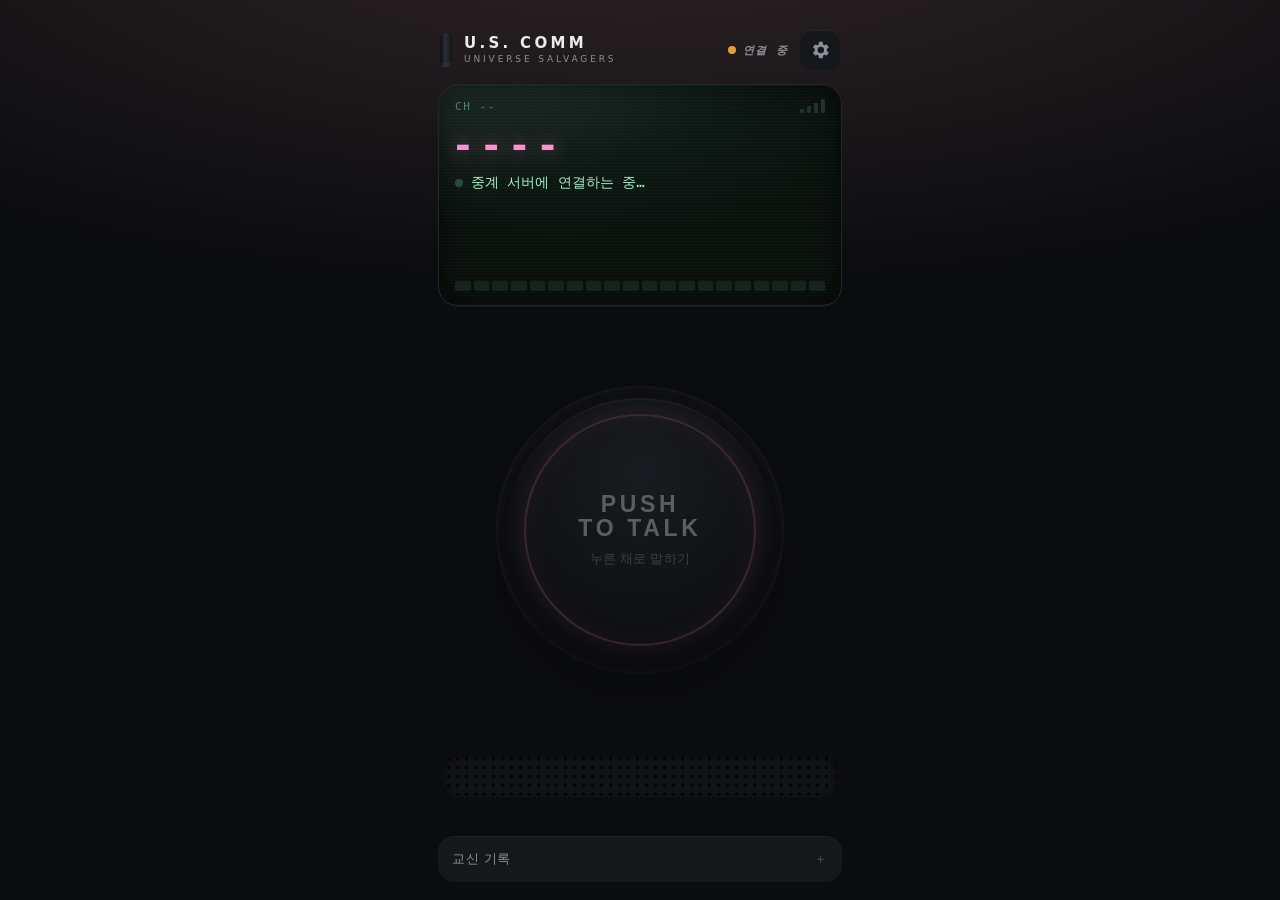
<file: index.html>
<!doctype html>
<html lang="ko">
<head>
<meta charset="utf-8">
<meta name="viewport" content="width=device-width,initial-scale=1,viewport-fit=cover,user-scalable=no">
<meta name="theme-color" content="#0b0c0f">
<meta name="apple-mobile-web-app-capable" content="yes">
<meta name="mobile-web-app-capable" content="yes">
<meta name="apple-mobile-web-app-status-bar-style" content="black-translucent">
<meta name="apple-mobile-web-app-title" content="U.S. 통신기">
<meta name="description" content="We, Our, Earth — U.S. 대원과 교신하는 무전기">
<link rel="manifest" href="manifest.webmanifest">
<link rel="icon" href="icon-192.png">
<link rel="apple-touch-icon" href="icon-192.png">
<title>U.S. 통신기</title>
<link rel="stylesheet" href="style.css">
</head>
<body class="talk">
<main class="radio">
  <header class="top">
    <span class="antenna" aria-hidden="true"></span>
    <div class="brand"><b>U.S. COMM</b><small>UNIVERSE SALVAGERS</small></div>
    <span class="link" id="link"><i></i><em id="linkText">연결 중</em></span>
    <a class="gear" href="settings.html" aria-label="설정">
      <svg viewBox="0 0 24 24" width="22" height="22" aria-hidden="true"><path fill="currentColor" d="M19.4 13a7.6 7.6 0 0 0 0-2l2.1-1.6-2-3.5-2.5 1a7.4 7.4 0 0 0-1.7-1L14.9 3h-4l-.4 2.9a7.4 7.4 0 0 0-1.7 1l-2.5-1-2 3.5L6.4 11a7.6 7.6 0 0 0 0 2l-2.1 1.6 2 3.5 2.5-1a7.4 7.4 0 0 0 1.7 1l.4 2.9h4l.4-2.9a7.4 7.4 0 0 0 1.7-1l2.5 1 2-3.5zM12.9 15.5a3.5 3.5 0 1 1 0-7 3.5 3.5 0 0 1 0 7z"/></svg>
    </a>
  </header>

  <section class="lcd" id="lcd">
    <div class="lcd-row">
      <span id="ch">CH --</span>
      <span class="sig" id="sig" aria-label="보드 신호"><i></i><i></i><i></i><i></i></span>
    </div>
    <div class="lcd-name"><span id="name">- - - -</span><small id="full"></small></div>
    <div class="lcd-status"><span class="dot" id="dot"></span><span id="status">중계 서버에 연결하는 중…</span><span class="timer" id="timer"></span></div>
    <div class="lcd-text" id="text"></div>
    <div class="meter" id="meter" aria-hidden="true"></div>
  </section>

  <section class="ptt-wrap">
    <button class="ptt" id="ptt" disabled aria-label="누르고 말하기">
      <span class="ptt-waves" aria-hidden="true"><i></i><i></i><i></i></span>
      <span class="ptt-face">
        <span class="ptt-label">PUSH<br>TO TALK</span>
        <span class="ptt-sub" id="pttSub">누른 채로 말하기</span>
      </span>
    </button>
  </section>

  <div class="grille" aria-hidden="true"></div>
  <p class="hint" id="hint"></p>

  <details class="logbox" id="logbox">
    <summary>교신 기록</summary>
    <div class="log" id="log"></div>
  </details>
</main>
<script src="config.js"></script>
<script src="mqtt-lite.js"></script>
<script src="app.js"></script>
<script src="talk.js"></script>
</body>
</html>
</file>
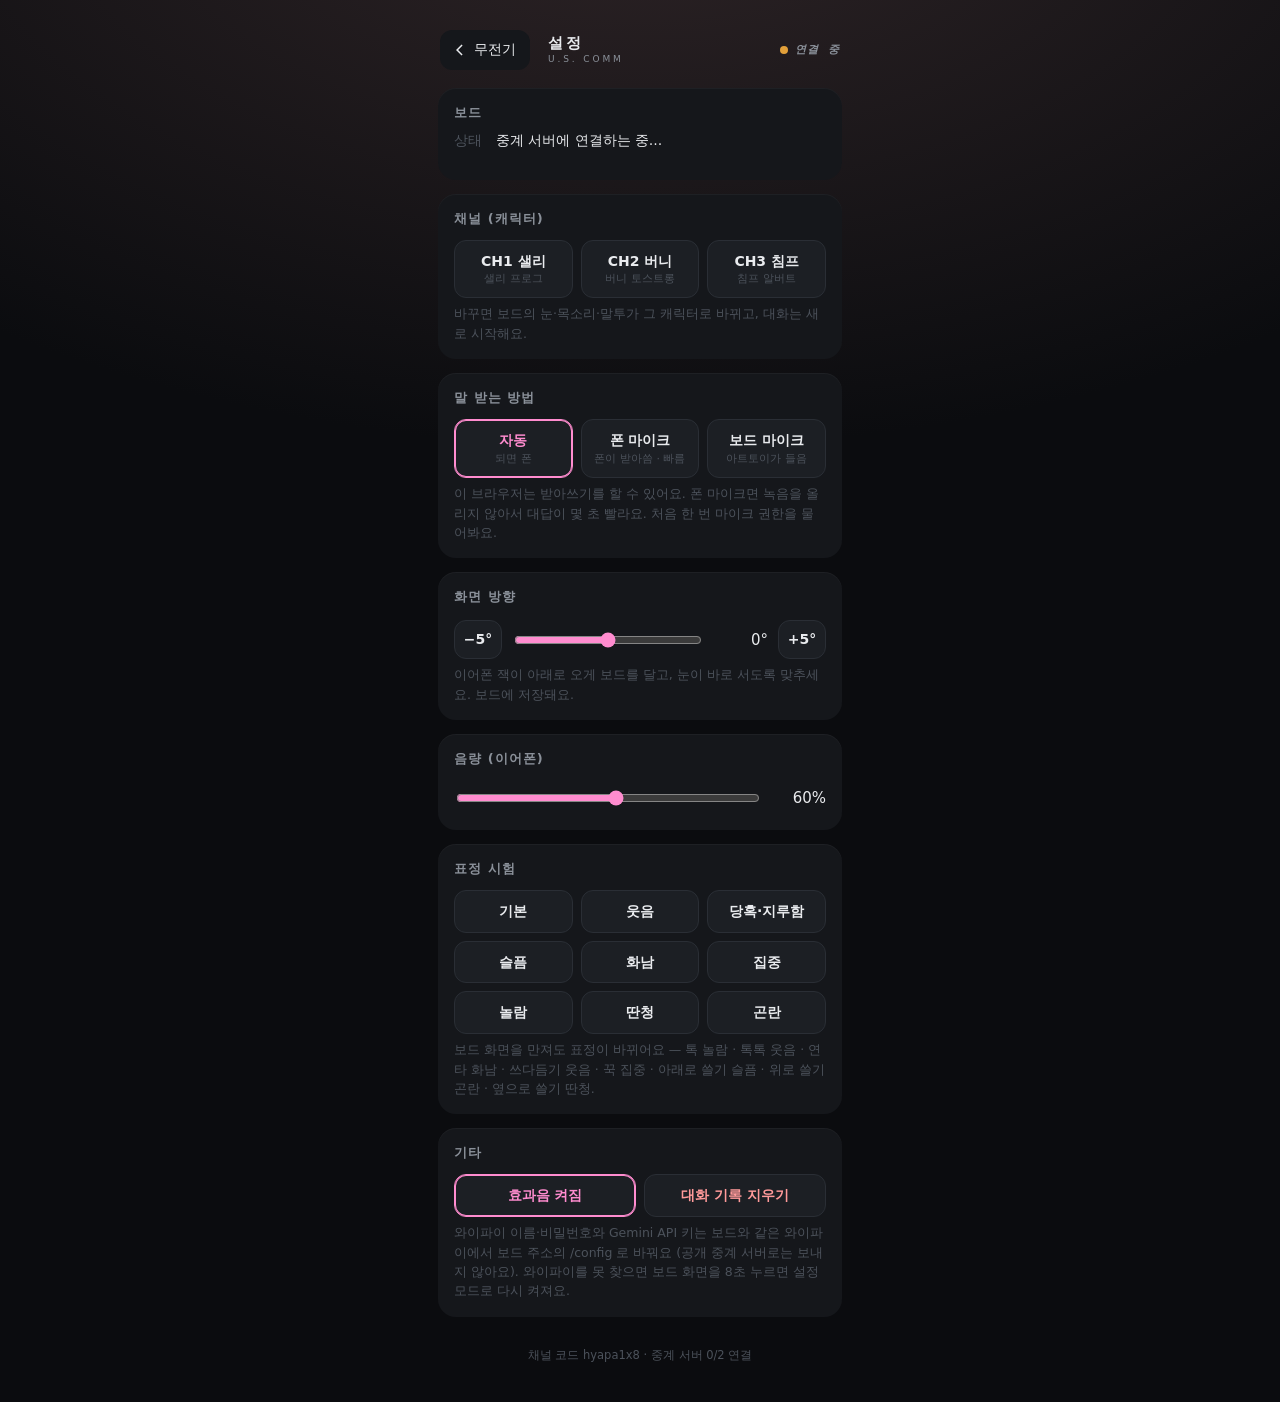
<file: settings.html>
<!doctype html>
<html lang="ko">
<head>
<meta charset="utf-8">
<meta name="viewport" content="width=device-width,initial-scale=1,viewport-fit=cover">
<meta name="theme-color" content="#0b0c0f">
<meta name="apple-mobile-web-app-capable" content="yes">
<meta name="mobile-web-app-capable" content="yes">
<meta name="apple-mobile-web-app-status-bar-style" content="black-translucent">
<link rel="manifest" href="manifest.webmanifest">
<link rel="icon" href="icon-192.png">
<link rel="apple-touch-icon" href="icon-192.png">
<title>U.S. 통신기 · 설정</title>
<link rel="stylesheet" href="style.css">
</head>
<body class="settings">
<main class="radio">
  <header class="top">
    <a class="back" href="./">
      <svg viewBox="0 0 24 24" width="18" height="18" aria-hidden="true"><path fill="currentColor" d="M15.4 4.6 8 12l7.4 7.4 1.4-1.4-6-6 6-6z"/></svg>무전기
    </a>
    <div class="brand" style="margin-left:6px"><b>설정</b><small>U.S. COMM</small></div>
    <span class="link" id="link"><i></i><em id="linkText">연결 중</em></span>
  </header>

  <section class="panel">
    <h2>보드</h2>
    <dl class="kv" id="board"><dt>상태</dt><dd>찾는 중…</dd></dl>
    <div class="devs" id="devs"></div>
  </section>

  <section class="panel">
    <h2>채널 (캐릭터)</h2>
    <div class="row" id="chars"></div>
    <p class="note">바꾸면 보드의 눈·목소리·말투가 그 캐릭터로 바뀌고, 대화는 새로 시작해요.</p>
  </section>

  <section class="panel">
    <h2>말 받는 방법</h2>
    <div class="grid3" id="input">
      <button class="btn" data-v="auto">자동<small>되면 폰</small></button>
      <button class="btn" data-v="phone">폰 마이크<small>폰이 받아씀 · 빠름</small></button>
      <button class="btn" data-v="board">보드 마이크<small>아트토이가 들음</small></button>
    </div>
    <p class="note" id="inputNote"></p>
  </section>

  <section class="panel">
    <h2>화면 방향</h2>
    <div class="slider">
      <button class="btn" data-d="-5">−5°</button>
      <input type="range" id="rot" min="-180" max="180" step="1">
      <output id="rotV">0°</output>
      <button class="btn" data-d="5">+5°</button>
    </div>
    <p class="note">이어폰 잭이 아래로 오게 보드를 달고, 눈이 바로 서도록 맞추세요. 보드에 저장돼요.</p>
  </section>

  <section class="panel">
    <h2>음량 (이어폰)</h2>
    <div class="slider">
      <input type="range" id="vol" min="5" max="100" step="5">
      <output id="volV">60%</output>
    </div>
  </section>

  <section class="panel">
    <h2>표정 시험</h2>
    <div class="grid3" id="faces"></div>
    <p class="note">보드 화면을 만져도 표정이 바뀌어요 — 톡 놀람 · 톡톡 웃음 · 연타 화남 · 쓰다듬기 웃음 · 꾹 집중 · 아래로 쓸기 슬픔 · 위로 쓸기 곤란 · 옆으로 쓸기 딴청.</p>
  </section>

  <section class="panel">
    <h2>기타</h2>
    <div class="row">
      <button class="btn" id="sfx">효과음 켜짐</button>
      <button class="btn danger" id="clear">대화 기록 지우기</button>
    </div>
    <p class="note" id="wifiNote">와이파이 이름·비밀번호와 Gemini API 키는 보드와 같은 와이파이에서 보드 주소의 /config 로 바꿔요 (공개 중계 서버로는 보내지 않아요). 와이파이를 못 찾으면 보드 화면을 8초 누르면 설정 모드로 다시 켜져요.</p>
  </section>

  <p class="foot" id="foot"></p>
</main>
<script src="config.js"></script>
<script src="mqtt-lite.js"></script>
<script src="app.js"></script>
<script src="settings.js"></script>
</body>
</html>
</file>
<file: style.css>
/* style.css — U.S. 통신기 (무전기 · 설정 공통) */
:root {
  --accent: #ff8ccf;            /* 캐릭터 색 (app.js 가 바꾼다) */
  --char-bg: #372b2e;
  --glow: rgba(255, 140, 207, .55);
  --body: #15171b;
  --body-hi: #22252b;
  --ink: #e9ebee;
  --dim: #8a9099;
  --faint: #4c525b;
  --lcd: #0a110d;
  --lcd-ink: #a6f0c7;
  --lcd-dim: #4d7a62;
  --tx: #ff5148;
  --safe-t: env(safe-area-inset-top, 0px);
  --safe-b: env(safe-area-inset-bottom, 0px);
}
* { box-sizing: border-box; -webkit-tap-highlight-color: transparent; }
html, body { margin: 0; min-height: 100%; }
body {
  background:
    radial-gradient(120% 60% at 50% -10%, color-mix(in srgb, var(--char-bg) 85%, #000) 0%, transparent 70%),
    #0b0c0f;
  color: var(--ink);
  font-family: -apple-system, BlinkMacSystemFont, "Apple SD Gothic Neo", "Pretendard", "Noto Sans KR", system-ui, sans-serif;
  -webkit-font-smoothing: antialiased;
  transition: background-color .6s;
}
body.talk { -webkit-user-select: none; user-select: none; -webkit-touch-callout: none; overscroll-behavior: none; }
a { color: inherit; }

/* ---------------------------------------------------------------- 무전기 몸통 */
.radio {
  position: relative;
  max-width: 440px;
  min-height: 100dvh;
  margin: 0 auto;
  padding: calc(var(--safe-t) + 14px) 18px calc(var(--safe-b) + 18px);
  display: flex;
  flex-direction: column;
  gap: 14px;
}
.top { display: flex; align-items: center; gap: 12px; padding: 2px 2px 0; }
.antenna {
  width: 12px; height: 34px; border-radius: 6px 6px 3px 3px; flex: 0 0 auto;
  background: linear-gradient(90deg, #0d0e11, #2b2e35 45%, #111317);
  box-shadow: inset 0 -4px 0 rgba(255, 255, 255, .04);
}
.brand { display: flex; flex-direction: column; line-height: 1.05; }
.brand b { font-size: 15px; letter-spacing: .22em; font-weight: 800; }
.brand small { font-size: 9px; letter-spacing: .32em; color: var(--dim); margin-top: 3px; }
.link { margin-left: auto; display: flex; align-items: center; gap: 7px; font: 600 11px/1 ui-monospace, SFMono-Regular, Menlo, monospace; color: var(--dim); letter-spacing: .12em; }
.link i { width: 8px; height: 8px; border-radius: 50%; background: var(--faint); }
.link.ok i { background: #49d98d; box-shadow: 0 0 10px #49d98d; }
.link.bad i { background: #e2a03a; animation: blink 1.2s infinite; }
.gear { color: var(--dim); display: grid; place-items: center; width: 40px; height: 40px; border-radius: 12px; background: var(--body); box-shadow: inset 0 1px 0 rgba(255,255,255,.05); }
.gear:active { transform: scale(.95); }

/* ---------------------------------------------------------------- LCD */
.lcd {
  position: relative;
  border-radius: 20px;
  padding: 14px 16px 14px;
  background:
    repeating-linear-gradient(0deg, rgba(255,255,255,.018) 0 1px, transparent 1px 3px),
    radial-gradient(140% 120% at 30% 0%, #10201a 0%, var(--lcd) 60%);
  border: 1px solid #1b2b23;
  box-shadow: inset 0 0 30px rgba(0,0,0,.7), inset 0 1px 0 rgba(255,255,255,.04), 0 1px 0 rgba(255,255,255,.04);
  color: var(--lcd-ink);
  font-family: ui-monospace, SFMono-Regular, Menlo, monospace;
  overflow: hidden;
}
.lcd::after {                       /* 유리 반사 */
  content: ""; position: absolute; inset: 0; pointer-events: none;
  background: linear-gradient(160deg, rgba(255,255,255,.06) 0%, transparent 38%);
}
.lcd-row { display: flex; justify-content: space-between; align-items: center; font-size: 11px; letter-spacing: .14em; color: var(--lcd-dim); }
.sig { display: flex; align-items: flex-end; gap: 3px; height: 14px; }
.sig i { width: 4px; border-radius: 1px; background: #1f3329; }
.sig i:nth-child(1) { height: 4px; } .sig i:nth-child(2) { height: 7px; } .sig i:nth-child(3) { height: 10px; } .sig i:nth-child(4) { height: 14px; }
.sig i.on { background: var(--lcd-ink); box-shadow: 0 0 6px rgba(166,240,199,.5); }
.lcd-name { display: flex; align-items: baseline; gap: 10px; margin: 10px 0 6px; }
.lcd-name span {
  font-family: -apple-system, BlinkMacSystemFont, "Apple SD Gothic Neo", system-ui, sans-serif;
  font-size: 38px; font-weight: 800; letter-spacing: -.01em; color: var(--accent);
  text-shadow: 0 0 18px var(--glow); transition: color .5s, text-shadow .5s;
}
.lcd-name small { font-size: 12px; color: var(--lcd-dim); letter-spacing: .04em; font-family: -apple-system, system-ui, sans-serif; }
.lcd-status { display: flex; align-items: center; gap: 8px; font-size: 14px; min-height: 20px; }
.lcd-status .timer { margin-left: auto; color: var(--lcd-dim); font-variant-numeric: tabular-nums; }
.dot { width: 8px; height: 8px; border-radius: 50%; background: #29473a; flex: 0 0 auto; }
.dot.ok { background: var(--lcd-ink); }
.dot.tx { background: var(--tx); box-shadow: 0 0 10px var(--tx); animation: blink .6s infinite; }
.dot.rx { background: var(--accent); box-shadow: 0 0 10px var(--accent); animation: blink .9s infinite; }
.lcd-text {
  margin-top: 10px; min-height: 66px; max-height: 66px; overflow: hidden;
  font-family: -apple-system, BlinkMacSystemFont, "Apple SD Gothic Neo", system-ui, sans-serif;
  font-size: 15.5px; line-height: 22px; color: #dff7ea;
  display: -webkit-box; -webkit-line-clamp: 3; -webkit-box-orient: vertical;
}
.lcd-text.mine { color: var(--lcd-dim); }
.meter { display: flex; gap: 3px; height: 10px; margin-top: 12px; }
.meter i { flex: 1; border-radius: 2px; background: #15241c; transition: background .08s; }
.meter i.on { background: var(--lcd-ink); }
body.tx .meter i.on { background: var(--tx); }
body.rx .meter i.on { background: var(--accent); }

/* ---------------------------------------------------------------- 누르고 말하기 */
.ptt-wrap { flex: 1; display: grid; place-items: center; min-height: 280px; }
.ptt {
  position: relative; width: min(66vw, 264px); aspect-ratio: 1; border-radius: 50%; border: 0; padding: 0;
  background: radial-gradient(circle at 50% 28%, #30343c 0%, #1a1c21 58%, #0e0f12 100%);
  box-shadow:
    0 22px 46px rgba(0,0,0,.65),
    inset 0 2px 1px rgba(255,255,255,.09),
    inset 0 -10px 22px rgba(0,0,0,.55),
    0 0 0 10px #14161a,
    0 0 0 12px #25282f,
    0 0 0 13px rgba(255,255,255,.03);
  color: #dfe2e7; cursor: pointer; touch-action: none;
  transition: transform .09s ease, box-shadow .25s ease, opacity .3s;
}
.ptt::before {                        /* 캐릭터 색 고리 */
  content: ""; position: absolute; inset: 16px; border-radius: 50%;
  border: 2px solid color-mix(in srgb, var(--accent) 45%, transparent);
  box-shadow: 0 0 22px color-mix(in srgb, var(--accent) 18%, transparent), inset 0 0 22px color-mix(in srgb, var(--accent) 12%, transparent);
  transition: border-color .3s, box-shadow .3s;
}
.ptt-face { position: relative; display: flex; flex-direction: column; align-items: center; gap: 10px; }
.ptt-label { font-size: 23px; line-height: 1.05; font-weight: 800; letter-spacing: .16em; }
.ptt-sub { font-size: 13px; color: var(--dim); letter-spacing: .02em; }
.ptt:disabled { opacity: .38; cursor: default; }
.ptt.on {
  transform: scale(.965);
  background: radial-gradient(circle at 50% 40%, color-mix(in srgb, var(--accent) 80%, #fff) 0%, color-mix(in srgb, var(--accent) 55%, #000) 55%, #120a0e 100%);
  box-shadow: 0 10px 30px rgba(0,0,0,.6), inset 0 6px 18px rgba(0,0,0,.35), 0 0 0 10px #14161a, 0 0 0 12px var(--accent), 0 0 60px var(--glow);
  color: #fff;
}
.ptt.on::before { border-color: rgba(255,255,255,.65); }
.ptt.on .ptt-sub { color: rgba(255,255,255,.85); }
.ptt-waves { position: absolute; inset: 0; pointer-events: none; }
.ptt-waves i { position: absolute; inset: -12px; border-radius: 50%; border: 2px solid var(--accent); opacity: 0; }
.ptt.on .ptt-waves i { animation: wave 1.6s ease-out infinite; }
.ptt.on .ptt-waves i:nth-child(2) { animation-delay: .53s; }
.ptt.on .ptt-waves i:nth-child(3) { animation-delay: 1.06s; }
body.rx .ptt:disabled::before { border-color: var(--accent); animation: pulse 1.4s ease-in-out infinite; }

.grille {
  height: 42px; border-radius: 16px; margin: 0 6px;
  background-color: #111316;
  background-image: radial-gradient(circle, #050608 1.6px, transparent 2.2px);
  background-size: 9px 9px;
  box-shadow: inset 0 2px 6px rgba(0,0,0,.6), 0 1px 0 rgba(255,255,255,.04);
}
.hint { margin: -4px 0 0; text-align: center; font-size: 12px; color: var(--faint); min-height: 16px; }

/* ---------------------------------------------------------------- 교신 기록 */
.logbox { background: var(--body); border-radius: 16px; padding: 4px 14px; box-shadow: inset 0 1px 0 rgba(255,255,255,.04); }
.logbox summary { list-style: none; cursor: pointer; padding: 10px 0; font-size: 13px; color: var(--dim); letter-spacing: .04em; }
.logbox summary::-webkit-details-marker { display: none; }
.logbox summary::after { content: "＋"; float: right; color: var(--faint); }
.logbox[open] summary::after { content: "－"; }
.log { max-height: 34vh; overflow-y: auto; padding-bottom: 10px; -webkit-user-select: text; user-select: text; }
.log:empty::before { content: "아직 교신이 없어요"; color: var(--faint); font-size: 13px; }
.log p { margin: 8px 0; font-size: 14.5px; line-height: 1.5; }
.log p b { display: inline-block; min-width: 36px; margin-right: 8px; font-weight: 700; }
.log .me { color: var(--dim); } .log .me b { color: var(--faint); }
.log .ai b { color: var(--accent); }
.log .err { color: #ff8f8f; font-size: 13px; }
.log .sys { color: var(--faint); font-size: 13px; }

/* ---------------------------------------------------------------- 설정 */
.settings .top { margin-bottom: 4px; }
.back { display: flex; align-items: center; gap: 6px; height: 40px; padding: 0 14px 0 10px; border-radius: 12px; background: var(--body); color: var(--ink); text-decoration: none; font-size: 14px; }
.panel { background: var(--body); border-radius: 18px; padding: 16px; box-shadow: inset 0 1px 0 rgba(255,255,255,.04); }
.panel h2 { margin: 0 0 4px; font-size: 13px; letter-spacing: .08em; color: var(--dim); font-weight: 700; }
.panel p.note { margin: 6px 0 0; font-size: 12.5px; line-height: 1.55; color: var(--faint); }
.row { display: flex; gap: 8px; margin-top: 12px; }
.row > * { flex: 1; }
.btn {
  appearance: none; border: 1px solid #2a2e35; background: #1c1f24; color: var(--ink);
  border-radius: 12px; padding: 12px 8px; font-family: inherit; font-weight: 600; font-size: 14px; line-height: 1.2; cursor: pointer;
}
.btn:active { transform: scale(.97); }
.btn.sel { border-color: var(--accent); color: var(--accent); box-shadow: 0 0 0 1px var(--accent) inset; }
.btn small { display: block; font-size: 11px; font-weight: 500; color: var(--faint); margin-top: 3px; }
.btn.danger { color: #ff9a9a; }
.grid3 { display: grid; grid-template-columns: repeat(3, 1fr); gap: 8px; margin-top: 12px; }
.slider { display: flex; align-items: center; gap: 10px; margin-top: 14px; }
.slider input { flex: 1; accent-color: var(--accent); height: 28px; }
.slider output { width: 54px; text-align: right; font-variant-numeric: tabular-nums; color: var(--ink); font-size: 15px; }
.slider .btn { flex: 0 0 48px; padding: 10px 0; }
.kv { display: grid; grid-template-columns: auto 1fr; gap: 6px 14px; margin-top: 10px; font-size: 13.5px; }
.kv dt { color: var(--faint); } .kv dd { margin: 0; color: var(--ink); word-break: break-all; }
.devs { display: flex; flex-direction: column; gap: 8px; margin-top: 12px; }
.dev { display: flex; align-items: center; gap: 10px; text-align: left; }
.dev .dot { margin-left: 2px; }
.dev.sel .dot { background: #49d98d; }
.foot { text-align: center; font-size: 11.5px; color: var(--faint); line-height: 1.6; padding: 4px 0 8px; }

@keyframes blink { 50% { opacity: .35; } }
@keyframes wave { 0% { transform: scale(.92); opacity: .55; } 100% { transform: scale(1.32); opacity: 0; } }
@keyframes pulse { 50% { opacity: .35; } }
@media (min-width: 600px) { .radio { padding-top: 28px; } }
@media (prefers-reduced-motion: reduce) { .ptt.on .ptt-waves i { animation: none; } }
</file>
